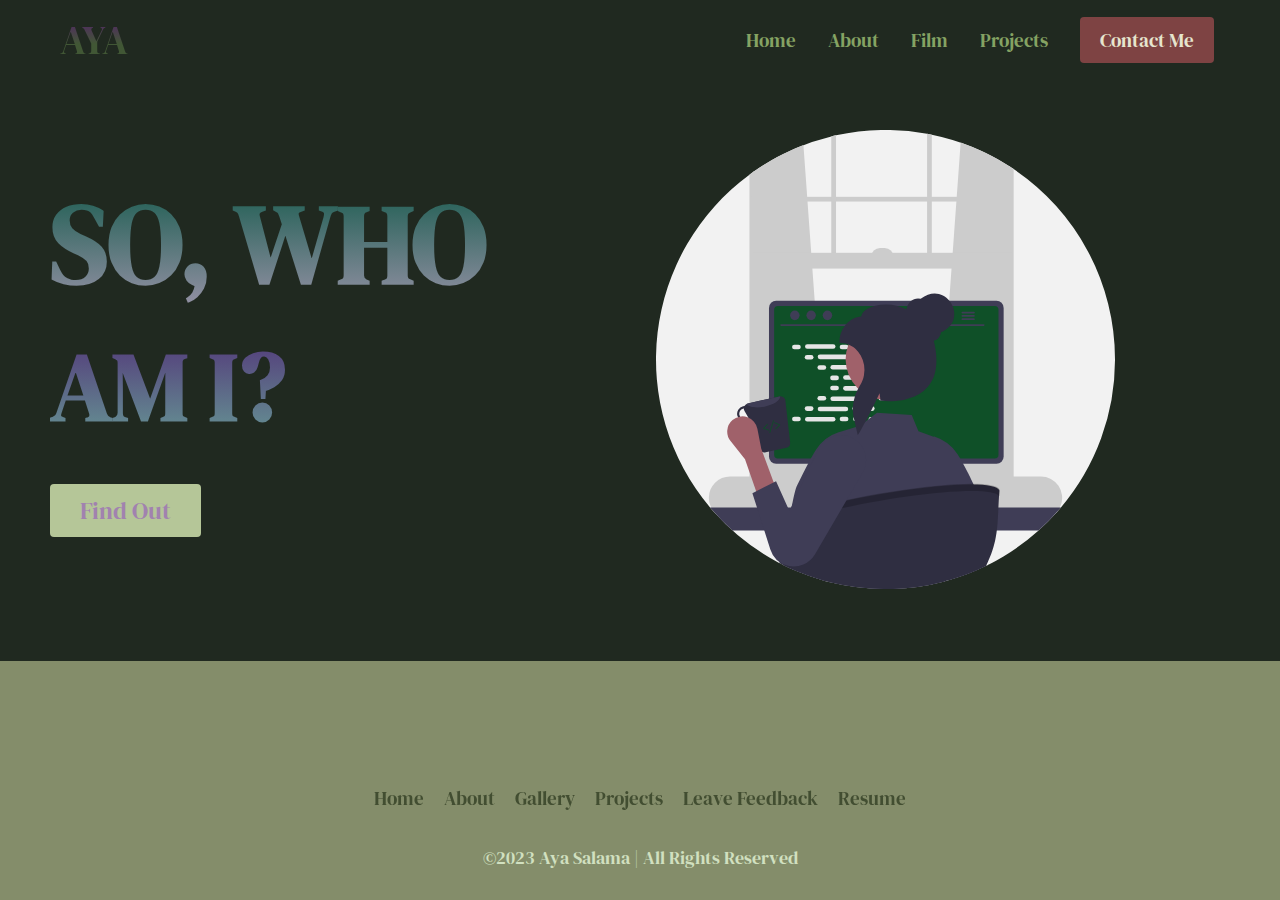
<file: index.html>
<!DOCTYPE html>
<html lang="en">
  <head>
    <meta charset="UTF-8" />
    <meta name="viewport" content="width=device-wdth, initial-scale = 1.0" />
    <title>Aya</title>
    <link rel="stylesheet" href="styles.css" />
    <link
      rel="stylesheet"
      href="https://cdnjs.cloudflare.com/ajax/libs/font-awesome/6.4.0/css/all.css"
      integrity="sha512-Z0kTB03S7BU+JFU0nw9mjSBcRnZm2Bvm0tzOX9/OuOuz01XQfOpa0w/N9u6Jf2f1OAdegdIPWZ9nIZZ+keEvBw=="
      crossorigin="anonymous"
      referrerpolicy="no-referrer"
    />
    <link
      href="https://fonts.googleapis.com/css2?family=DM+Serif+Display&display=swap"
      rel="stylesheet"
    />
  </head>
  <body>
    <nav class="navbar">
      <div class="navbar__container">
        <a href="index.html" id="navbar__logo">
          <i class="fa fa-code" aria-hidden="true"></i> AYA</a
        >
        <div class="navbar__toggle" id="mobile-menu">
          <span class="bar"></span>
          <span class="bar"></span>
          <span class="bar"></span>
        </div>
        <ul class="navbar__menu">
          <li class="navbar__item">
            <a href="index.html" class="navbar__links"> Home </a>
          </li>
          <li class="navbar__item">
            <a href="about.html" class="navbar__links"> About </a>
          </li>
          <li class="navbar__item">
            <a href="film.html" class="navbar__links"> Film </a>
          </li>
          <li class="navbar__item">
            <a href="projects.html" class="navbar__links"> Projects </a>
          </li>
          <li class="navbar__btn">
            <a href="contact.html" class="button"> Contact Me </a>
          </li>
        </ul>
      </div>
    </nav>

    <div class="main">
      <div class="main__container">
        <div class="main__content">
          <h1>SO, WHO</h1>
          <h2>AM I?</h2>
          <button class="main__btn"><a href="about.html">Find Out</a></button>
        </div>
        <div class="main__img-container">
          <img src="images/pic1.svg" alt="pic" id="main__img" />
        </div>
      </div>
    </div>

    <footer>
      <ul class="social_icon">
        <li>
          <a href="https://www.instagram.com/ayasalamaaa/"
            ><i class="fa-brands fa-instagram"></i
          ></a>
        </li>
        <li>
          <a href="http://www.linkedin.com/in/aya-salama04"
            ><i class="fa-brands fa-linkedin"></i
          ></a>
        </li>
        <li>
          <a href="mailto: asalama@stevens.edu"
            ><i class="fa-solid fa-at"></i
          ></a>
        </li>
      </ul>
      <ul class="menu">
        <li><a href="index.html">Home</a></li>
        <li><a href="about.html">About</a></li>
        <li><a href="film.html">Gallery</a></li>
        <li><a href="projects.html">Projects</a></li>
        <li><a href="feedback.html">Leave Feedback</a></li>
        <li><a href="Resume.pdf" download="Aya Salama Resume">Resume</a></li>
      </ul>
      <p>©2023 Aya Salama | All Rights Reserved</p>
    </footer>

    <script src="app.js"></script>
  </body>
</html>
</file>
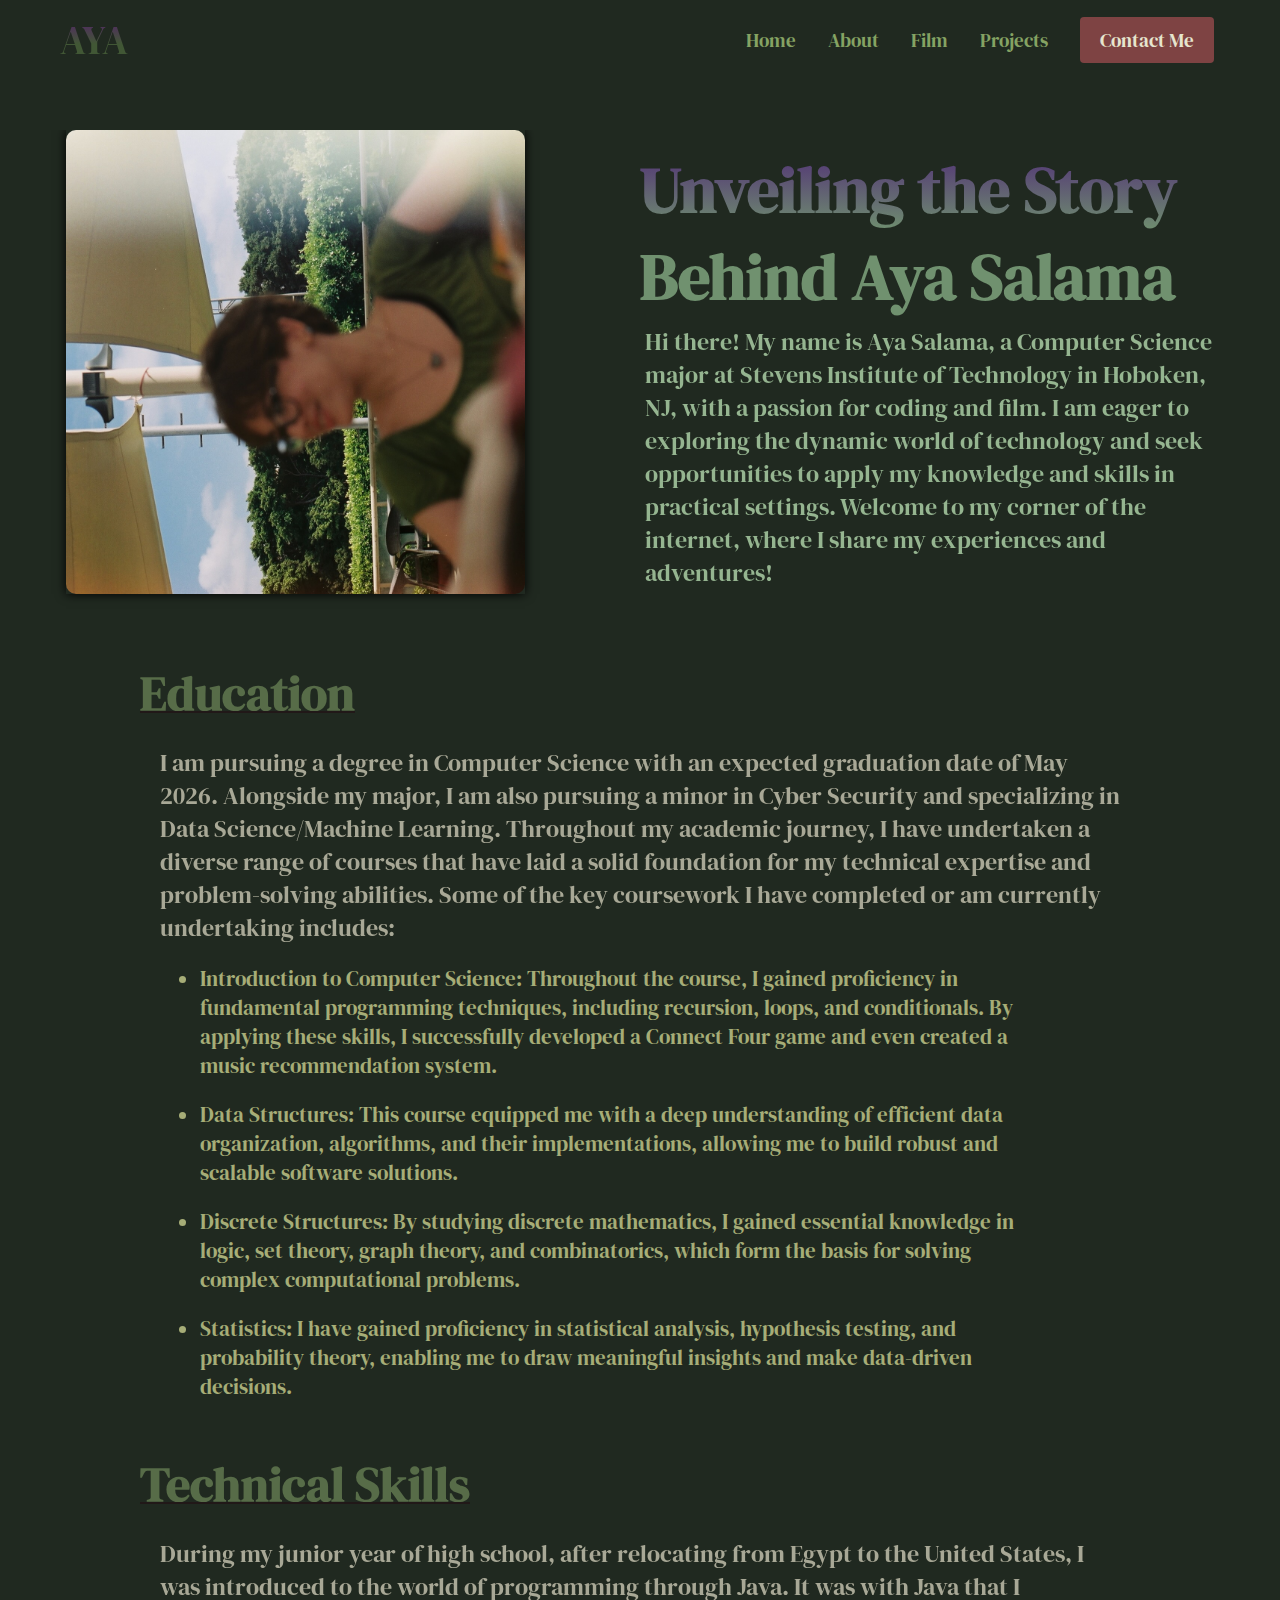
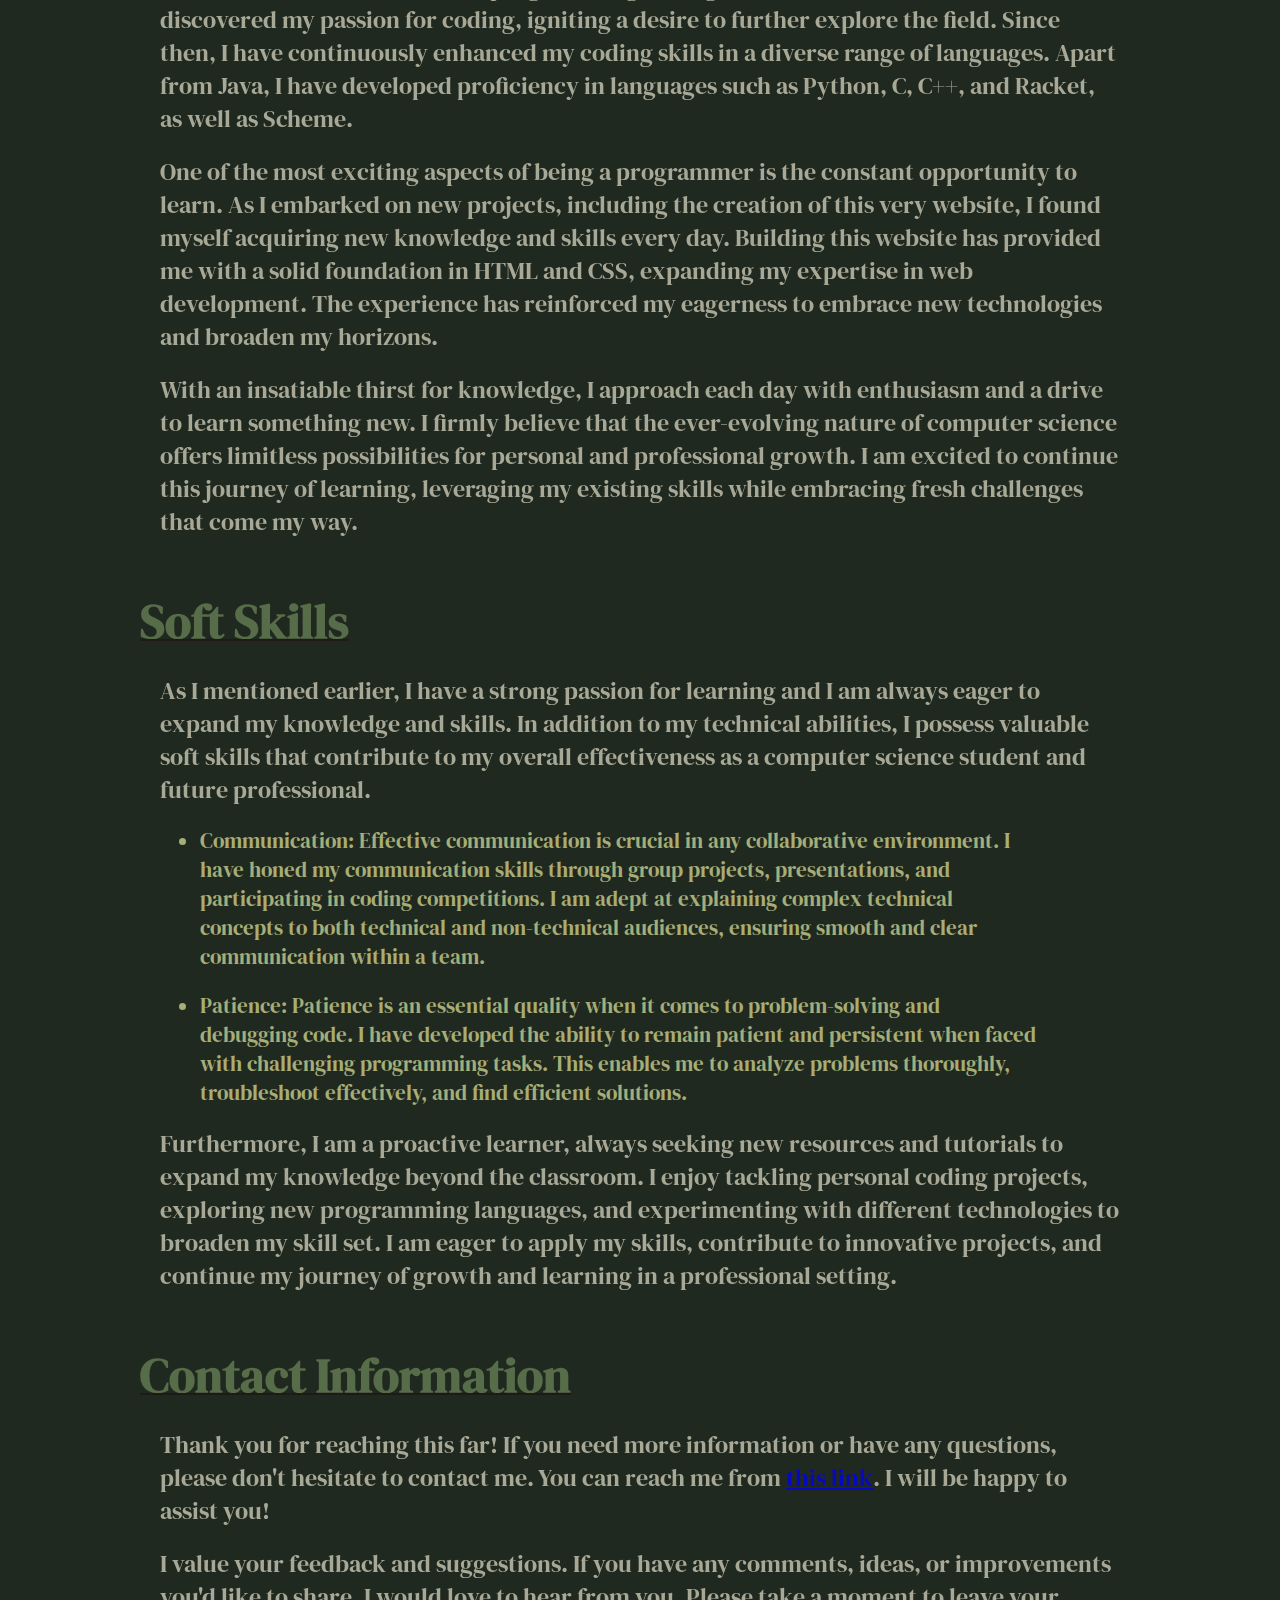
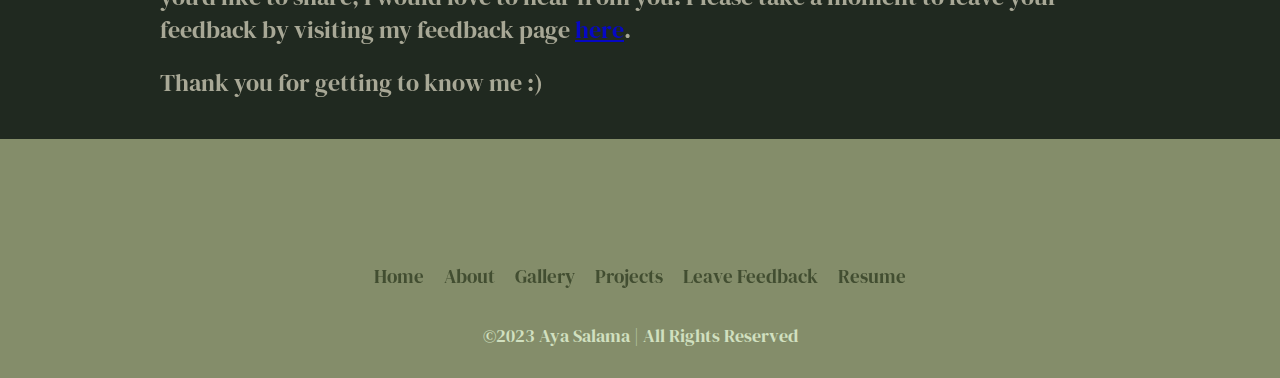
<file: about.html>
<!DOCTYPE html>
<html lang="en">
  <head>
    <meta charset="UTF-8" />
    <meta name="viewport" content="width=device-wdth, initial-scale = 1.0" />
    <title>About</title>
    <link rel="shortcut icon" type="x-icon" href="images/code-128.png" />
    <link rel="stylesheet" href="styles.css" />
    <link
      rel="stylesheet"
      href="https://cdnjs.cloudflare.com/ajax/libs/font-awesome/6.4.0/css/all.css"
      integrity="sha512-Z0kTB03S7BU+JFU0nw9mjSBcRnZm2Bvm0tzOX9/OuOuz01XQfOpa0w/N9u6Jf2f1OAdegdIPWZ9nIZZ+keEvBw=="
      crossorigin="anonymous"
      referrerpolicy="no-referrer"
    />
    <link
      href="https://fonts.googleapis.com/css2?family=DM+Serif+Display&display=swap"
      rel="stylesheet"
    />
  </head>
  <body>
    <nav class="navbar">
      <div class="navbar__container">
        <a href="index.html" id="navbar__logo">
          <i class="fa fa-code" aria-hidden="true"></i> AYA</a
        >
        <div class="navbar__toggle" id="mobile-menu">
          <span class="bar"></span>
          <span class="bar"></span>
          <span class="bar"></span>
        </div>
        <ul class="navbar__menu">
          <li class="navbar__item">
            <a href="index.html" class="navbar__links"> Home </a>
          </li>
          <li class="navbar__item">
            <a href="about.html" class="navbar__links"> About </a>
          </li>
          <li class="navbar__item">
            <a href="film.html" class="navbar__links"> Film </a>
          </li>
          <li class="navbar__item">
            <a href="projects.html" class="navbar__links"> Projects </a>
          </li>
          <li class="navbar__btn">
            <a href="contact.html" class="button"> Contact Me </a>
          </li>
        </ul>
      </div>
    </nav>

    <div class="main">
      <div class="main__container">
        <div class="main__img-container">
          <div class="img-shadow">
            <img src="images/IMG_1394.jpeg" alt="pic" id="myself" />
          </div>
        </div>
        <div class="main__content">
          <h3>Unveiling the Story Behind Aya Salama</h3>
          <p>
            Hi there! My name is Aya Salama, a Computer Science major at Stevens
            Institute of Technology in Hoboken, NJ, with a passion for coding
            and film. I am eager to exploring the dynamic world of technology
            and seek opportunities to apply my knowledge and skills in practical
            settings. Welcome to my corner of the internet, where I share my
            experiences and adventures!
          </p>
        </div>
      </div>
      <div class="about">
        <h4>Education</h4>
        <p>
          I am pursuing a degree in Computer Science with an expected graduation
          date of May 2026. Alongside my major, I am also pursuing a minor in
          Cyber Security and specializing in Data Science/Machine Learning.
          Throughout my academic journey, I have undertaken a diverse range of
          courses that have laid a solid foundation for my technical expertise
          and problem-solving abilities. Some of the key coursework I have
          completed or am currently undertaking includes:
        </p>
        <li>
          Introduction to Computer Science: Throughout the course, I gained
          proficiency in fundamental programming techniques, including
          recursion, loops, and conditionals. By applying these skills, I
          successfully developed a Connect Four game and even created a music
          recommendation system.
        </li>
        <li>
          Data Structures: This course equipped me with a deep understanding of
          efficient data organization, algorithms, and their implementations,
          allowing me to build robust and scalable software solutions.
        </li>
        <li>
          Discrete Structures: By studying discrete mathematics, I gained
          essential knowledge in logic, set theory, graph theory, and
          combinatorics, which form the basis for solving complex computational
          problems.
        </li>
        <li>
          Statistics: I have gained proficiency in statistical analysis,
          hypothesis testing, and probability theory, enabling me to draw
          meaningful insights and make data-driven decisions.
        </li>
        <h4>Technical Skills</h4>
        <p>
          During my junior year of high school, after relocating from Egypt to
          the United States, I was introduced to the world of programming
          through Java. It was with Java that I discovered my passion for
          coding, igniting a desire to further explore the field. Since then, I
          have continuously enhanced my coding skills in a diverse range of
          languages. Apart from Java, I have developed proficiency in languages
          such as Python, C, C++, and Racket, as well as Scheme.
        </p>
        <p>
          One of the most exciting aspects of being a programmer is the constant
          opportunity to learn. As I embarked on new projects, including the
          creation of this very website, I found myself acquiring new knowledge
          and skills every day. Building this website has provided me with a
          solid foundation in HTML and CSS, expanding my expertise in web
          development. The experience has reinforced my eagerness to embrace new
          technologies and broaden my horizons.
        </p>
        <p>
          With an insatiable thirst for knowledge, I approach each day with
          enthusiasm and a drive to learn something new. I firmly believe that
          the ever-evolving nature of computer science offers limitless
          possibilities for personal and professional growth. I am excited to
          continue this journey of learning, leveraging my existing skills while
          embracing fresh challenges that come my way.
        </p>
        <h4>Soft Skills</h4>
        <p>
          As I mentioned earlier, I have a strong passion for learning and I am
          always eager to expand my knowledge and skills. In addition to my
          technical abilities, I possess valuable soft skills that contribute to
          my overall effectiveness as a computer science student and future
          professional.
        </p>
        <li>
          Communication: Effective communication is crucial in any collaborative
          environment. I have honed my communication skills through group
          projects, presentations, and participating in coding competitions. I
          am adept at explaining complex technical concepts to both technical
          and non-technical audiences, ensuring smooth and clear communication
          within a team.
        </li>
        <li>
          Patience: Patience is an essential quality when it comes to
          problem-solving and debugging code. I have developed the ability to
          remain patient and persistent when faced with challenging programming
          tasks. This enables me to analyze problems thoroughly, troubleshoot
          effectively, and find efficient solutions.
        </li>
        <p>
          Furthermore, I am a proactive learner, always seeking new resources
          and tutorials to expand my knowledge beyond the classroom. I enjoy
          tackling personal coding projects, exploring new programming
          languages, and experimenting with different technologies to broaden my
          skill set. I am eager to apply my skills, contribute to innovative
          projects, and continue my journey of growth and learning in a
          professional setting.
        </p>
        <h4>Contact Information</h4>
        <p>
          Thank you for reaching this far! If you need more information or have
          any questions, please don't hesitate to contact me. You can reach me
          from <a href="contact.html">this link</a>. I will be happy to assist
          you!
        </p>
        <p>
          I value your feedback and suggestions. If you have any comments,
          ideas, or improvements you'd like to share, I would love to hear from
          you. Please take a moment to leave your feedback by visiting my
          feedback page <a href="feedback.html">here</a>.
        </p>
        <p>Thank you for getting to know me :)</p>
      </div>
    </div>

    <footer>
      <ul class="social_icon">
        <li>
          <a href="https://www.instagram.com/ayasalamaaa/"
            ><i class="fa-brands fa-instagram"></i
          ></a>
        </li>
        <li>
          <a href="http://www.linkedin.com/in/aya-salama04"
            ><i class="fa-brands fa-linkedin"></i
          ></a>
        </li>
        <li>
          <a href="mailto: asalama@stevens.edu"
            ><i class="fa-solid fa-at"></i
          ></a>
        </li>
      </ul>
      <ul class="menu">
        <li><a href="index.html">Home</a></li>
        <li><a href="about.html">About</a></li>
        <li><a href="film.html">Gallery</a></li>
        <li><a href="projects.html">Projects</a></li>
        <li><a href="feedback.html">Leave Feedback</a></li>
        <li><a href="Resume.pdf" download="Aya Salama Resume">Resume</a></li>
      </ul>
      <p>©2023 Aya Salama | All Rights Reserved</p>
    </footer>

    <script src="app.js"></script>
  </body>
</html>
</file>
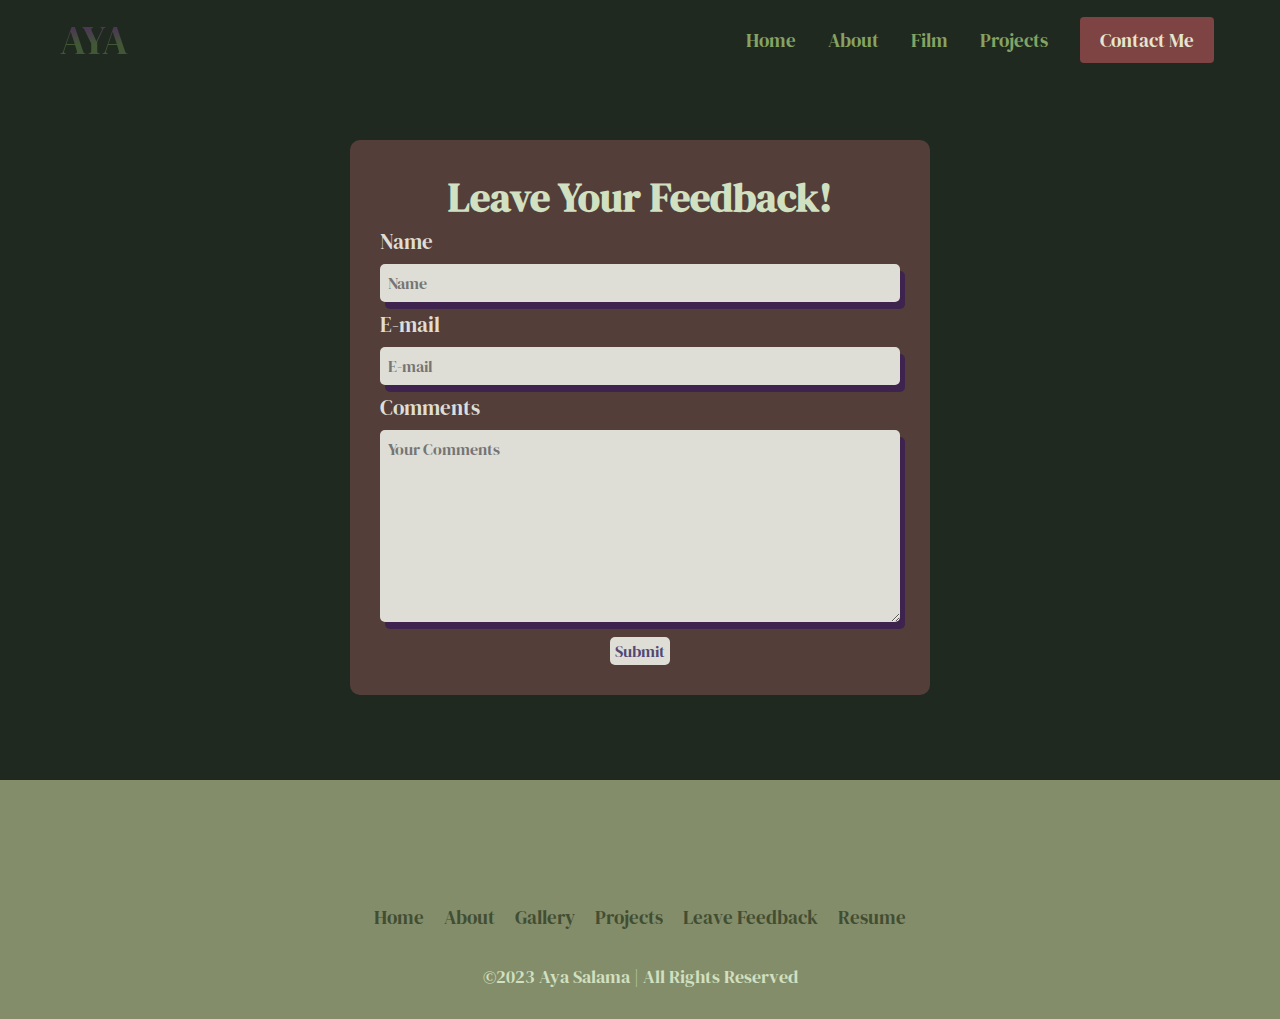
<file: feedback.html>
<!DOCTYPE html>
<html lang="en">
  <head>
    <meta charset="UTF-8" />
    <meta name="viewport" content="width=device-wdth, initial-scale = 1.0" />
    <title>Leave Feedback</title>
    <link rel="stylesheet" href="styles.css" />
    <link
      rel="stylesheet"
      href="https://cdnjs.cloudflare.com/ajax/libs/font-awesome/6.4.0/css/all.css"
      integrity="sha512-Z0kTB03S7BU+JFU0nw9mjSBcRnZm2Bvm0tzOX9/OuOuz01XQfOpa0w/N9u6Jf2f1OAdegdIPWZ9nIZZ+keEvBw=="
      crossorigin="anonymous"
      referrerpolicy="no-referrer"
    />
    <link
      href="https://fonts.googleapis.com/css2?family=DM+Serif+Display&display=swap"
      rel="stylesheet"
    />
  </head>
  <body>
    <nav class="navbar">
      <div class="navbar__container">
        <a href="index.html" id="navbar__logo">
          <i class="fa fa-code" aria-hidden="true"></i> AYA</a
        >
        <div class="navbar__toggle" id="mobile-menu">
          <span class="bar"></span>
          <span class="bar"></span>
          <span class="bar"></span>
        </div>
        <ul class="navbar__menu">
          <li class="navbar__item">
            <a href="index.html" class="navbar__links"> Home </a>
          </li>
          <li class="navbar__item">
            <a href="about.html" class="navbar__links"> About </a>
          </li>
          <li class="navbar__item">
            <a href="film.html" class="navbar__links"> Film </a>
          </li>
          <li class="navbar__item">
            <a href="projects.html" class="navbar__links"> Projects </a>
          </li>
          <li class="navbar__btn">
            <a href="contact.html" class="button"> Contact Me </a>
          </li>
        </ul>
      </div>
    </nav>

    <div class="form-container">
      <form action="https://formsubmit.co/asalama@stevens.edu" method="POST">
        <h3>Leave Your Feedback!</h3>
        <label for="">Name</label>
        <input type="text" name="name" placeholder="Name" required />
        <label for="">E-mail</label>
        <input type="email" name="email" placeholder="E-mail" required />
        <label for="">Comments</label>
        <textarea
          name="message"
          name=""
          cols="20"
          rows="8"
          placeholder="Your Comments"
        ></textarea>
        <button>Submit</button>
      </form>
    </div>

    <footer>
      <ul class="social_icon">
        <li>
          <a href="https://www.instagram.com/ayasalamaaa/"
            ><i class="fa-brands fa-instagram"></i
          ></a>
        </li>
        <li>
          <a href="http://www.linkedin.com/in/aya-salama04"
            ><i class="fa-brands fa-linkedin"></i
          ></a>
        </li>
        <li>
          <a href="mailto: asalama@stevens.edu"
            ><i class="fa-solid fa-at"></i
          ></a>
        </li>
      </ul>
      <ul class="menu">
        <li><a href="index.html">Home</a></li>
        <li><a href="about.html">About</a></li>
        <li><a href="film.html">Gallery</a></li>
        <li><a href="projects.html">Projects</a></li>
        <li><a href="feedback.html">Leave Feedback</a></li>
        <li><a href="Resume.pdf" download="Aya Salama Resume">Resume</a></li>
      </ul>
      <p>©2023 Aya Salama | All Rights Reserved</p>
    </footer>

    <script src="app.js"></script>
  </body>
</html>
</file>
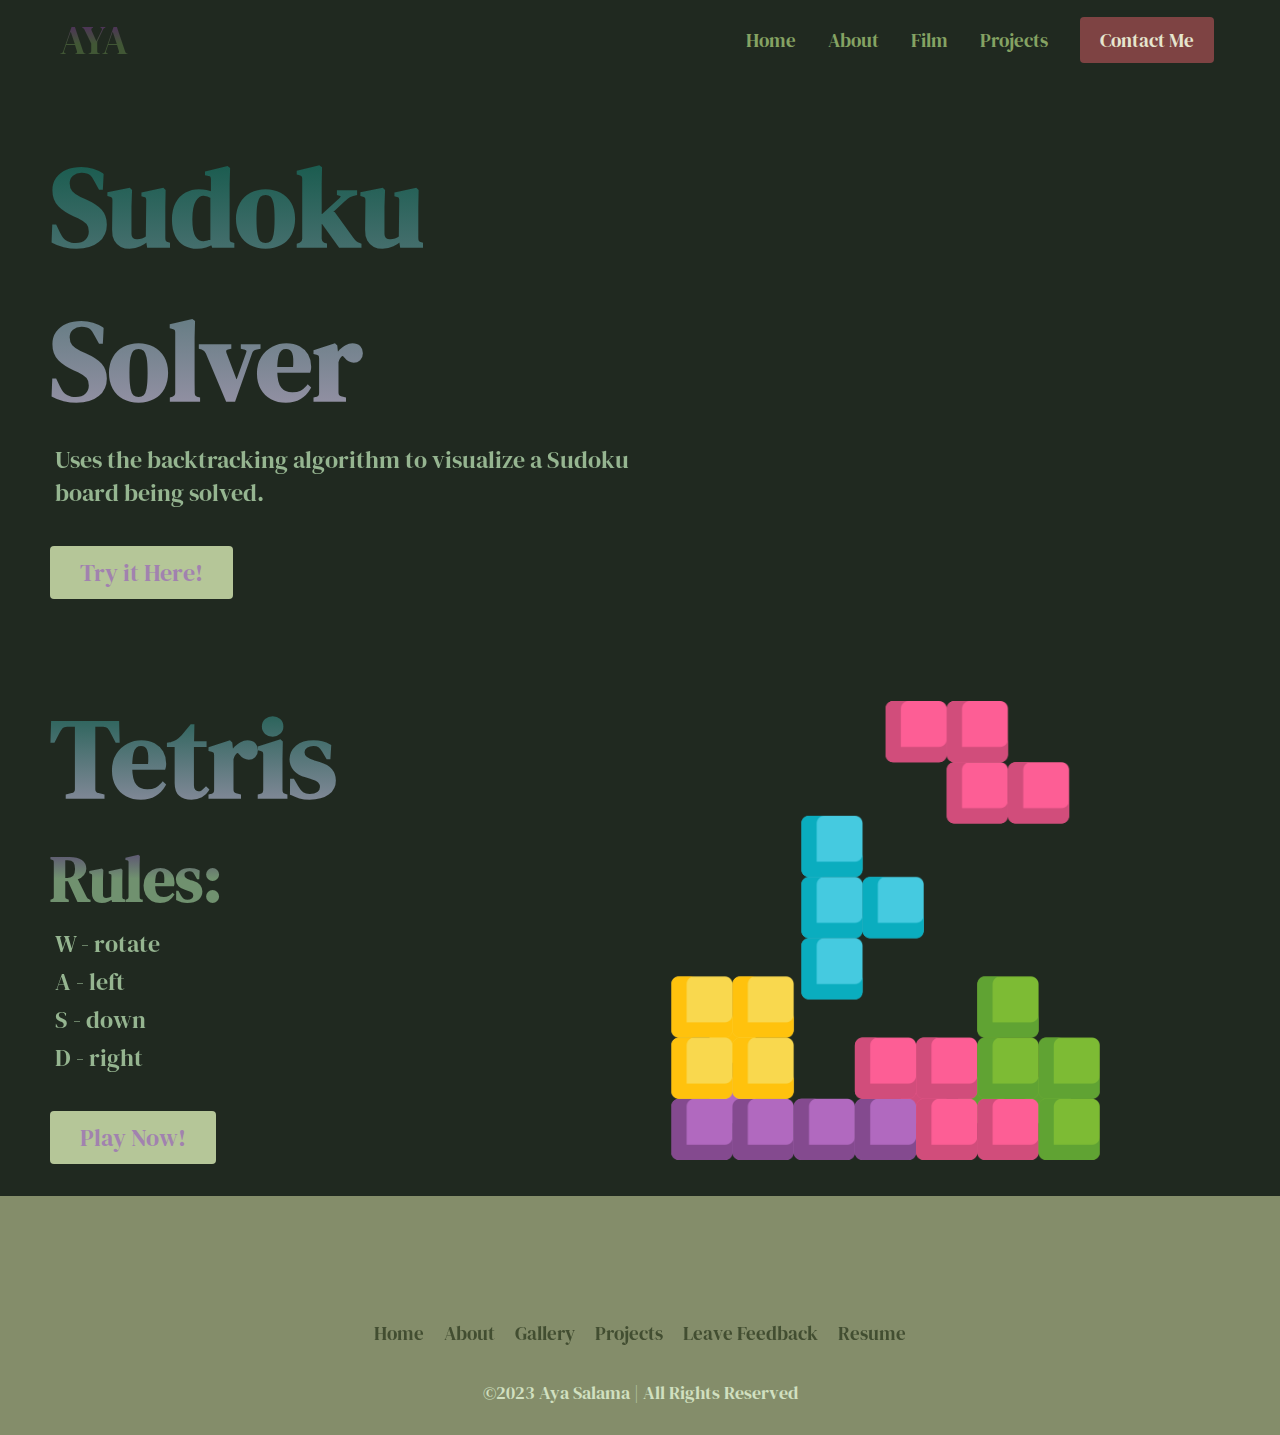
<file: projects.html>
<!DOCTYPE html>
<html lang="en">
  <head>
    <meta charset="UTF-8" />
    <meta name="viewport" content="width=device-wdth, initial-scale = 1.0" />
    <title>Projects</title>
    <link rel="stylesheet" href="styles.css" />
    <link
      rel="stylesheet"
      href="https://cdnjs.cloudflare.com/ajax/libs/font-awesome/6.4.0/css/all.css"
      integrity="sha512-Z0kTB03S7BU+JFU0nw9mjSBcRnZm2Bvm0tzOX9/OuOuz01XQfOpa0w/N9u6Jf2f1OAdegdIPWZ9nIZZ+keEvBw=="
      crossorigin="anonymous"
      referrerpolicy="no-referrer"
    />
    <link
      href="https://fonts.googleapis.com/css2?family=DM+Serif+Display&display=swap"
      rel="stylesheet"
    />
  </head>
  <body>
    <nav class="navbar">
      <div class="navbar__container">
        <a href="index.html" id="navbar__logo">
          <i class="fa fa-code" aria-hidden="true"></i> AYA</a
        >
        <div class="navbar__toggle" id="mobile-menu">
          <span class="bar"></span>
          <span class="bar"></span>
          <span class="bar"></span>
        </div>
        <ul class="navbar__menu">
          <li class="navbar__item">
            <a href="index.html" class="navbar__links"> Home </a>
          </li>
          <li class="navbar__item">
            <a href="about.html" class="navbar__links"> About </a>
          </li>
          <li class="navbar__item">
            <a href="film.html" class="navbar__links"> Film </a>
          </li>
          <li class="navbar__item">
            <a href="projects.html" class="navbar__links"> Projects </a>
          </li>
          <li class="navbar__btn">
            <a href="contact.html" class="button"> Contact Me </a>
          </li>
        </ul>
      </div>
    </nav>

    <div class="main">
      <div class="main__container">
        <div class="main__content">
          <h1>Sudoku Solver</h1>
          <p>
            Uses the backtracking algorithm to visualize a Sudoku board being
            solved.
          </p>
          <button class="main__btn">
            <a href="sudoku.html">Try it Here!</a>
          </button>
        </div>
      </div>
      <div class="main__container">
        <div class="main__content">
          <h1>Tetris</h1>
          <h3>Rules:</h3>
          <p>W - rotate</p>
          <p>A - left</p>
          <p>S - down</p>
          <p>D - right</p>
          <button class="main__btn"><a href="tetris.html">Play Now!</a></button>
        </div>
        <div class="main__img-container">
          <img src="images/tetris (3).png" alt="pic" id="main__img" />
        </div>
      </div>
    </div>

    <footer>
      <ul class="social_icon">
        <li>
          <a href="https://www.instagram.com/ayasalamaaa/"
            ><i class="fa-brands fa-instagram"></i
          ></a>
        </li>
        <li>
          <a href="http://www.linkedin.com/in/aya-salama04"
            ><i class="fa-brands fa-linkedin"></i
          ></a>
        </li>
        <li>
          <a href="mailto: asalama@stevens.edu"
            ><i class="fa-solid fa-at"></i
          ></a>
        </li>
      </ul>
      <ul class="menu">
        <li><a href="index.html">Home</a></li>
        <li><a href="about.html">About</a></li>
        <li><a href="film.html">Gallery</a></li>
        <li><a href="projects.html">Projects</a></li>
        <li><a href="feedback.html">Leave Feedback</a></li>
        <li><a href="Resume.pdf" download="Aya Salama Resume">Resume</a></li>
      </ul>
      <p>©2023 Aya Salama | All Rights Reserved</p>
    </footer>
  </body>
  <script src="app.js"></script>
</html>
</file>
<file: styles.css>
* {
    box-sizing: border-box;
    margin: 0;
    padding: 0;
    font-family: 'DM Serif Display', sans-serif;
}

body {
    margin: 0;
    padding: 0;
    background-color: rgb(32, 41, 32);
    display: flex;
    flex-direction: column;
    min-height: 100vh;
}

.navbar {
    background: rgb(32, 41, 32);
    height: 80px;
    display: flex;
    justify-content: center;
    align-items: center;
    font-size: 1.2rem;
    position: sticky;
    top: 0;
    z-index: 999;
}

i {
    margin-right: 10px;
  }

.navbar__container {
    display: flex;
    justify-content: space-between;
    height: 80px;
    z-index: 1;
    width: 100%;
    max-width: 1300px;
    margin: 0 auto;
    padding: 0 50px;
}

#navbar__logo {
    background-color: rgb(32, 41, 32);
    background-image: linear-gradient(to top, rgb(65, 87, 53) 45%, rgb(79, 46, 93) 70%);
    background-size: 100%;
    -webkit-background-clip: text;
    -moz-background-clip: text;
    -webkit-text-fill-color: transparent;
    -moz-text-fill-color: transparent;
    display: flex;
    align-items: center;
    cursor: pointer;
    text-decoration: none;
    font-size: 2.5rem;
}

.fa-gem {
    margin-right: 0.5rem;
}

.navbar__menu {
    display: flex;
    align-items: center;
    list-style: none;
    text-align: center;
}

.navbar__item {
    height: 80px;
    text-align: center;
}

.navbar__links {
    color: #85a363;
    display: flex;
    align-items: center;
    justify-content: center;
    text-decoration: none;
    padding: 0 1rem;
    height: 100%;
}

.navbar__btn {
    display: flex;
    justify-content: center;
    align-items: center;
    padding: 0 1rem;
    width: 100%;
}

.button {
    display: flex;
    justify-content: center;
    align-items: center;
    text-decoration: none;
    padding: 10px 20px;
    height: 100%;
    width: 100%;
    border: none;
    outline: none;
    border-radius: 4px;
    background: rgb(126, 67, 67);
    color: #e6e5ce;
}

.button:hover {
    background-color: #85a363;
    transition: all 0.3s ease;
}

.navbar__links:hover {
    color: rgb(126, 67, 67);
    transition: all 0.3s ease;
    transform: scale(1.075);
    transition: 0.2s ease-in;
}

@media screen and (max-width: 960px) {
    .navbar__container {
        display: flex;
        justify-content: space-between;
        height: 80px;
        z-index: 1;
        width: 100%;
        max-width: 1300px;
        padding: 0;
    }

    .navbar__menu {
        display: grid;
        grid-template-columns: auto;
        margin: 0;
        width: 100%;
        position: absolute;
        top: -1000px;
        opacity: 0;
        transition: all 0.5s ease;
        height: 50vh;
        z-index: -1;
        background: rgb(121, 143, 121);
    }

    .navbar__menu.active {
        background: rgb(58, 71, 58);
        top: 100%;
        opacity: 1;
        transition: all 0.5s ease;
        z-index: 99;
        height: 50vh;
        font-size: 1.6rem;
    }

    #navbar__logo {
        padding-left: 25px;
    }

    .navbar__toggle .bar {
        width: 25px;
        height: 3px;
        margin: 5px auto;
        transition: all 0.3s ease-in-out;
        background: rgb(10, 85, 68);
    }

    .navbar__item {
        width: 100%;
    }

    .navbar__links {
        text-align: center;
        padding: 2rem;
        width: 100%;
        display: table;
    }

    #mobile-menu {
        position: absolute;
        top: 20%;
        right: 5%;
        transform: translate(5%, 20%);
    }

    .navbar__btn {
        padding-bottom: 2rem;
    }

    .button {
        display: flex;
        justify-content: center;
        align-items: center;
        width: 30%;
        height: 80px;
        margin: 0;
    }

    .navbar__toggle .bar {
        display: block;
        cursor: pointer;
    }

    #mobile-menu.is-active .bar:nth-child(2) {
        opacity: 0;
    }

    #mobile-menu.is-active .bar:nth-child(1) {
        transform: translateY(8px) rotate(45deg);
    }

    #mobile-menu.is-active .bar:nth-child(3) {
        transform: translateY(-8px) rotate(-45deg);
    }
 }

 .main {
    background-color: rgb(32, 41, 32);
 }

 .main__container {
    display: grid;
    grid-template-columns: 1fr 1fr;
    align-items: center;
    justify-self: center;
    margin: 0 auto;
    background-color: rgb(32, 41, 32);
    z-index: 1;
    width: 100%;
    max-width: 1300px;
    padding: 0 50px;
    margin-top: 50px;
 }

 .main__content h1 {
    font-size: 7rem;
    background-color: #a297ae;
    background-image: linear-gradient(to top, #a297ae 0%, rgb(10, 85, 68) 100%);
    background-size: 100%;
    -webkit-background-clip: text;
    -moz-background-clip: text;
    -webkit-text-fill-color: transparent;
    -moz-text-fill-color: transparent;
 }

 .main__content h2 {
    font-size: 6rem;
    background-color: #a297ae;
    background-image: linear-gradient(to top, rgb(104, 159, 151) 0%, #502c76 100%);
    background-size: 100%;
    -webkit-background-clip: text;
    -moz-background-clip: text;
    -webkit-text-fill-color: transparent;
    -moz-text-fill-color: transparent;
 }

 .main__content p {
    font-size: 6rem;
    background-color: #b3d8ad;
    background-size: 100%;
    -webkit-background-clip: text;
    -moz-background-clip: text;
    -webkit-text-fill-color: transparent;
    -moz-text-fill-color: transparent;
    height: 100px;
    width: 65px;
 }

 .main__btn {
    font-size: 1.5rem;
    background-color:  rgb(181, 198, 152);
    padding: 10px 30px;
    border: none;
    border-radius: 4px;
    color: #d1ccb9;
    margin-top: 2rem;
    margin-bottom: 2rem;
    cursor: pointer;
    position: relative;
    transition: all 0.35s;
    outline: none;
 }

 .main__btn a {
    position: relative;
    z-index: 2;
    color: rgb(161, 130, 175);
    text-decoration: none;
 }

 .main__btn:after {
    position: absolute;
    content: '';
    top: 0;
    left: 0;
    width: 0;
    height: 100%;
    background:#502c76;
    transition: all 0.35s;
    border-radius: 4px;
 }

 .main__btn:hover {
    color:rgb(10, 85, 68);
    transform: scale(1.075);
    transition: 0.2s ease-in;
    border-radius: 4px;
 }

 .main__btn:hover:after {
    width: 100%;
    border-radius: 4px;
 }

 .main__img--container {
    text-align: center;
    background-color: transparent;
 }

 #main__img {
    height: 80%;
    width: 80%;
 }

 @media screen and (max-width: 768px) {
  .main__container,
  .about__container {
    display: flex;
    flex-direction: column;
    align-items: center;
    
  }
  
  .main__container {
    width: 80%; 
  }
  
  .main__content,
  .about__content {
    text-align: center;
  }

    .main .main__content h1 {
        font-size: 2.5rem;
        margin-top: 2rem;
    }

    .main__content h2 {
        font-size: 2rem;
    }

    .main__content h3 {
        font-size: 2rem;
    }

    .main .about h4 {
      font-size: 2rem;
      margin-left: -50px;
      margin-right: -80px;
    }

    .main .about p {
      font-size: 1.2rem;
      margin-left: -50px;
      margin-right: -80px;
    }

    .main .about li {
      font-size: 1.2rem;
      margin-left: -50px;
      margin-right: -80px;
    }
}

@media screen and (max-width: 480px) {
    .main__content h1 {
        font-size: 2rem;
        margin-top: 3rem;
    }

    .main__content h2 {
        font-size: 2rem;
        margin-top: 2rem;
    }

    .main__content h3 {
        font-size: 1.5rem;
    }

    .main__content, .about p {
        font-size: 1.25rem;
    }
    
    .main__btn {
        padding: 1;
        margin: 2.5rem 0;
    }
}

 .services {
    background: rgb(32, 41, 32);
    display: flex;
    flex-direction: column;
    align-items: center;
    height: 100vh;
 }

 .services h1 {
    background-color: #8a4843;
    background-image: linear-gradient(to right, rgb(56, 45, 42) 0%, #543837 0%, rgb(99, 77, 72) 21%, rgb(112, 81, 76) 52%, rgb(147, 121, 115) 78%, rgb(100, 144, 100) 100%);
    background-size: 100%;
    margin-bottom: 3rem;
    font-size: 5rem;
    -webkit-background-clip: text;
    -moz-background-clip: text;
    -webkit-text-fill-color: transparent;
    -moz-text-fill-color: transparent;
    align-items: flex;
 }

 .services__container {
    display: flex;
    justify-content: center;
    flex-wrap: wrap;
 }
 
 .services__card {
    margin: 1rem;
    height: 100%;
    width: 100%;
    border-radius: 4px;
    background-size: cover;
    position: relative;
    color:#beeeca;
 }

 .services__card:nth-child(2) {
    background-size: cover;
 }

 .icon-container {
    position: relative;
    display: inline-block;
  }

  .services__card button {
    background: none;
    border: none;
    padding: none;
    outline: none;
    cursor: pointer;
  }
  
  .icon {
    font-size: 80px;
    color: #85a363;
    transition: color 0.3s ease;
    margin-right: 50px;
    align-items: center;
  }
  
  .icon:hover {
    color: #745353;
    transform: scale(1.075);
    transition: 0.2s ease-in;
  }
  
  @media screen and (max-width: 960px) {
    .services {
        height: 1600px;
        display: flex;
        flex-direction: column;
        align-items: center;
    }

    .services h1 {
        font-size: 3rem;
        margin-top: 12rem;
        align-items: flex;
    }
  }

  @media  (max-width: 480px) {
    .services {
        height: 1400px;
    }

    .services h1 {
        font-size: 2rem;
    }
  }

  .main .img-shadow {
    box-shadow: 0 0 10px black;
    max-width: 80%;
  }
  
  #myself {
    width: 100%;
    height: 100%;
    border-radius: 10px;
  }
  
  .main .main__img-container {
    flex: 1;
    display: flex;
    justify-content: flex-start;
  }

  .main__content p {
    font-size: 1.5rem;
    margin: 5px;
    color: rgb(203, 201, 135);
    font-weight: lighter;
    height: auto;
    width: auto;
    opacity: 0.8;
 }
 
 .main__container {
    overflow: auto;
  }

  .main__img-container {
    float: right;
    margin: 0 0 1em 1em;
  }

  .main__img-container img {
    max-width: 100%;
    height: auto;
  }

  .main__content {
    overflow: hidden;
  }
  
.main__content h3 {
    font-size: 4rem;
    background-color: #a297ae;
    background-image: linear-gradient(to top, rgb(112, 145, 111) 50%, #502c76 100%);
    background-size: 100%;
    -webkit-background-clip: text;
    -moz-background-clip: text;
    -webkit-text-fill-color: transparent;
    -moz-text-fill-color: transparent;
 }

 #icon-container {
    display: flex;
    align-items: center;
    justify-content: center;
  }

  .services__container {
    display: flex;
    flex-direction: column;
    align-items: center;
    justify-content: center;
  }

  .services {
    display: flex;
    flex-direction: column;
    align-items: center;
    justify-content: center;
    height: 50vh;
  }

  .grid-container {
    display: grid;
    grid-template-columns: 10px 10px;
  }

  .container {
    display: flex;
    flex-direction: column;
    justify-content: center;
    align-items: center;
    text-align: center;
    margin: 40px 20px 0 20px;
  }

  .container .heading {
    width: 50%;
    padding-bottom: 50px;
  }

  .container .heading h3 {
    font-size: 4rem;
    background-color: #a297ae;
    padding-bottom: 10px;
    background-image: linear-gradient(to top, rgb(112, 145, 111) 50%, #502c76 100%);
    background-size: 100%;
    -webkit-background-clip: text;
    -moz-background-clip: text;
    -webkit-text-fill-color: transparent;
    -moz-text-fill-color: transparent; 
  }

  .container ul {
    display: flex;
    flex-wrap: wrap;
    justify-content: space-between;
  }
  
  .container .dream {
    display: flex;
    flex-direction: column;
    width: 32.5%;
    margin-bottom: 40px;
  }
  
  .container .dream img {
    width: 100%;
    border-radius: 4px;
    border: 1.2px solid rgb(21, 88, 19);
    padding: 5px;
  }

  .container .dream img:hover {
    transition: 0.2s ease-in;
    border-radius: 0px;
    border: 4px solid rgb(161, 189, 138);
  }
  
@media only screen and (max-width: 769px) {
    .container ul{
        flex-direction: column;
    }

      .container ul .dream {
        width: 100%;
    }
}

@media only screen and (max-width: 642px) {
    .container .heading {
        width: 100%;
      }
    
      .container .heading h3 {
        font-size: 3rem;
      }
}

footer {
  position: relative;
  width: 100%;
  background-color: #848d6a;
  min-height: 100px;
  padding: 20px 50px;
  display: flex;
  justify-content: center;
  align-items: center;
  flex-direction: column;
  margin-top: auto;
}

footer .social_icon, footer .menu {
  padding: relative;
  display: flex;
  justify-content: center;
  align-items: center;
  margin: 20px 0;
  flex-wrap: wrap;
}

footer .social_icon li, footer .menu li {
  list-style: none;
}

footer .social_icon li a {
  font-size: 2em;
  color: #4f6438;
  margin: 0 10px;
  display: inline-block;
  transition: 0.5s;
}

footer .social_icon li a:hover {
  transform: translateY(-10px);
}

footer .menu li a {
  font-size: 1.2em;
  color: #2d391f;
  margin: 0 10px;
  display: inline-block;
  transition: 0.5s;
  text-decoration: none;
  opacity: 0.75;
}

footer .menu li  a:hover{
  opacity: 1;
}

footer p {
  color: #d1e0c0;
  text-align: center;
  margin-top: 15px;
  margin-bottom: 10px;
  font-size: 1.1em;
}

.form-container {
  height: 600px;
  width: 600px;
  margin: 50px auto;
}

.form-container form {
  margin: 10px;
  display: flex;
  flex-direction: column;
  background-color: rgb(83, 62, 58);
  padding: 30px;
  border-radius: 10px;
}

.form-container form h3 {
  text-align: center;
  font-size: 2.5rem;
  color: #d1e0c0;
}

.form-container form label {
  font-size: 1.3rem;
  padding: 3px 0;
  color: #dfded6;
}

.form-container form input, textarea {
  background-color: #dfded6;
  padding: 8px;
  border-radius: 5px;
  margin: 5px 0 5px 0;
  border: none;
  box-shadow: 5px 7px 0 0 rgba(56, 29, 84, 0.8);
  font-size: 1rem;
}

.form-container form button {
  text-align: center;
  background-color: #dfded6;
  border-radius: 5px;
  margin-top: 10px;
  align-self: center;
  height: 28px;
  border: none;
  width: 60px;
  font-size: 100%;
  color: #534775;
  cursor: pointer;
}

.form-container form button:hover {
  background-color: #534775;
  transition: all 0.3s ease;
  transform: scale(1.075);
  color: #dfded6;
}

@media (max-width: 600px) {
  .form-container {
    height: auto;
    width: 90%;
    max-width: 600px;
  }
}

.main .about {
  margin-left: 140px;
  margin-right: 140px;
  margin-bottom: 20px;
  align-items: center;
  justify-self: center;
}

.about h4 {
  font-size: 3rem;
  margin-top: 50px;
  background-color: #576c48;
  -webkit-background-clip: text;
  -moz-background-clip: text;
  -webkit-text-fill-color: transparent;
  -moz-text-fill-color: transparent;
  text-decoration: 2px rgb(33, 24, 24) underline;
}

.about p {
  font-size: 1.5rem;
  color: #cbc8b4;
  opacity: 0.8;
  margin: 20px;
}

.about li {
  margin-top: 20px;
  font-size: 1.3rem;
  color: rgb(166, 173, 119);
  margin-right: 100px;
  margin-left: 60px;
}

.tetris-container {
  display: flex;
  border-radius: 4px;
  align-items: center;
  justify-content: center;
}

.grid {
  width: 200px;
  height: 400px;
  background-color: #0f0918;
  display: flex;
  flex-wrap: wrap;
  align-items: center;
}

.grid div {
  height: 20px;
  width: 20px;
}

.mini-grid {
  width: 80px;
  height: 80px;
  display: flex;
  flex-wrap: wrap;
  background-color: transparent;
  margin-left: 100px;
  margin-top: 10px;
}

.mini-grid div {
  height: 20px;
  width: 20px;
}

#start-button {
  display: inline-flex;
  font-size: 1.5rem;
  background-color: rgb(181, 198, 152);
  opacity: 0.8;
  padding: 10px 30px;
  border: none;
  border-radius: 4px;
  color: #382159;
  margin-top: 2rem;
  cursor: pointer;
  position: relative;
  transition: all 0.35s;
  outline: none;
  justify-content: center;
  align-items: center;
  margin-bottom: 2rem;
}

#start-button:hover {
  color: rgb(10, 85, 68);
  transform: scale(1.075);
  transition: 0.2s ease-in;
  opacity: 1;
  border-radius: 10px;
}

.main {
  display: flex;
  flex-direction: column;
  align-items: center;
}

.mini-grid-container h3 {
  text-align: center;
  font-size: 3rem;
  margin-left: 50px;
  margin-bottom: 200px;
  color:rgb(142, 183, 88);
}

.mini-grid-container h4 {
  text-align: center;
  font-size: 2rem;
  color:rgb(166, 180, 85);
}

.button-container {
  display: flex;
  justify-content: center; 
  align-items: center;
}

.button-container button {
  display: inline-flex;
  font-size: 1.5rem;
  background-color: rgb(181, 198, 152);
  opacity: 0.8;
  padding: 10px 30px;
  border: none;
  border-radius: 4px;
  color: #382159;
  margin-top: 2rem;
  cursor: pointer;
  position: relative;
  transition: all 0.35s;
  outline: none;
  justify-content: center;
  align-items: center;
  margin-bottom: 2rem;
  margin: 30px;
}

.button-container button:hover {
  color: rgb(192, 191, 113);
  background-color: #534775;
  transform: scale(1.075);
  transition: 0.2s ease-in;
  opacity: 1;
  border-radius: 10px;
}

.hidden {
  display: none;
  display: inline-flex;
  font-size: 1.5rem;
  background-color: rgb(181, 198, 152);
  opacity: 0.8;
  padding: 10px 30px;
  border: none;
  border-radius: 4px;
  color: #382159;
  margin-top: 2rem;
  cursor: pointer;
  position: relative;
  transition: all 0.35s;
  outline: none;
  justify-content: center;
  align-items: center;
  margin-bottom: 2rem;
}
</file>
